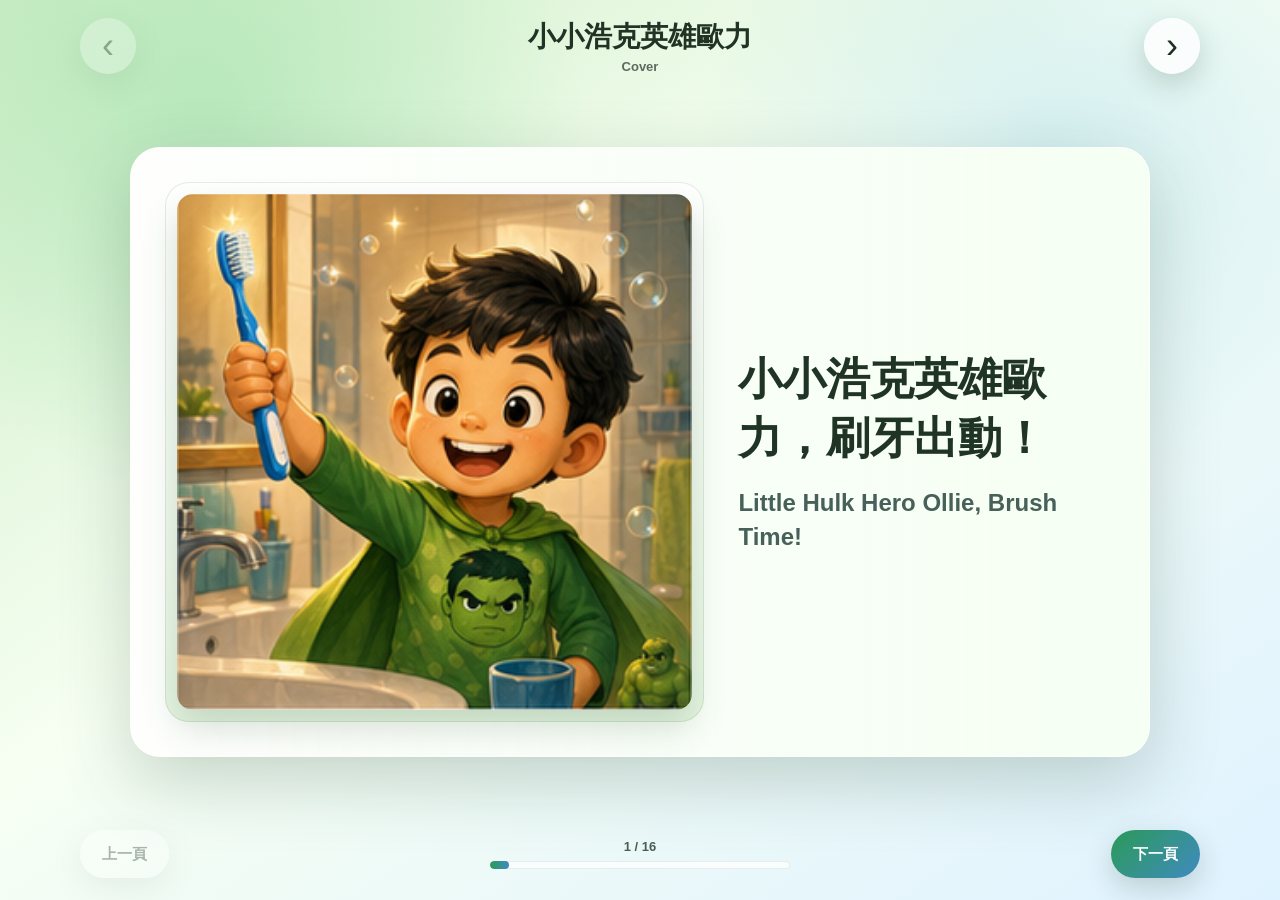
<file: hulk-brush-time/index.html>
<!doctype html>
<html lang="zh-Hant">
  <head>
    <meta charset="utf-8" />
    <meta name="viewport" content="width=device-width, initial-scale=1" />
    <title>小小浩克英雄歐力，刷牙出動！</title>
    <meta
      name="description"
      content="小歐力的雙語超級英雄刷牙繪本。跟著 Ollie 學會保護牙齒、建立刷牙 routine。"
    />
    <meta property="og:type" content="website" />
    <meta property="og:title" content="小小浩克英雄歐力，刷牙出動！" />
    <meta
      property="og:description"
      content="小歐力的雙語超級英雄刷牙繪本。跟著 Ollie 學會保護牙齒、建立刷牙 routine。"
    />
    <meta property="og:image" content="./og-cover.png" />
    <meta property="og:locale" content="zh_TW" />
    <meta name="twitter:card" content="summary_large_image" />
    <meta name="twitter:title" content="小小浩克英雄歐力，刷牙出動！" />
    <meta
      name="twitter:description"
      content="小歐力的雙語超級英雄刷牙繪本。跟著 Ollie 學會保護牙齒、建立刷牙 routine。"
    />
    <meta name="twitter:image" content="./og-cover.png" />
    <link rel="stylesheet" href="./styles.css" />
  </head>
  <body>
    <main class="reader" aria-label="小小浩克英雄歐力 ebook">
      <header class="topbar">
        <button class="icon-button" id="prevTop" type="button" aria-label="上一頁" title="上一頁">‹</button>
        <div class="book-title">
          <span>小小浩克英雄歐力</span>
          <strong id="pageLabel">Cover</strong>
        </div>
        <button class="icon-button" id="nextTop" type="button" aria-label="下一頁" title="下一頁">›</button>
      </header>

      <section class="stage" aria-live="polite">
        <article class="page-card" id="pageCard">
          <div class="art-frame">
            <img id="pageImage" src="./assets/panel_00.png" alt="小歐力站在洗手台前舉著牙刷像浩克小英雄" />
          </div>
          <div class="text-panel">
            <p class="cn" id="cnText">小小浩克英雄歐力，刷牙出動！</p>
            <p class="en" id="enText">Little Hulk Hero Ollie, Brush Time!</p>
          </div>
        </article>
      </section>

      <footer class="controls">
        <button class="nav-button" id="prevBtn" type="button">上一頁</button>
        <div class="progress" aria-label="閱讀進度">
          <span id="pageCount">1 / 16</span>
          <div class="track"><span id="progressBar"></span></div>
        </div>
        <button class="nav-button primary" id="nextBtn" type="button">下一頁</button>
      </footer>
    </main>

    <script src="./app.js"></script>
  </body>
</html>
</file>
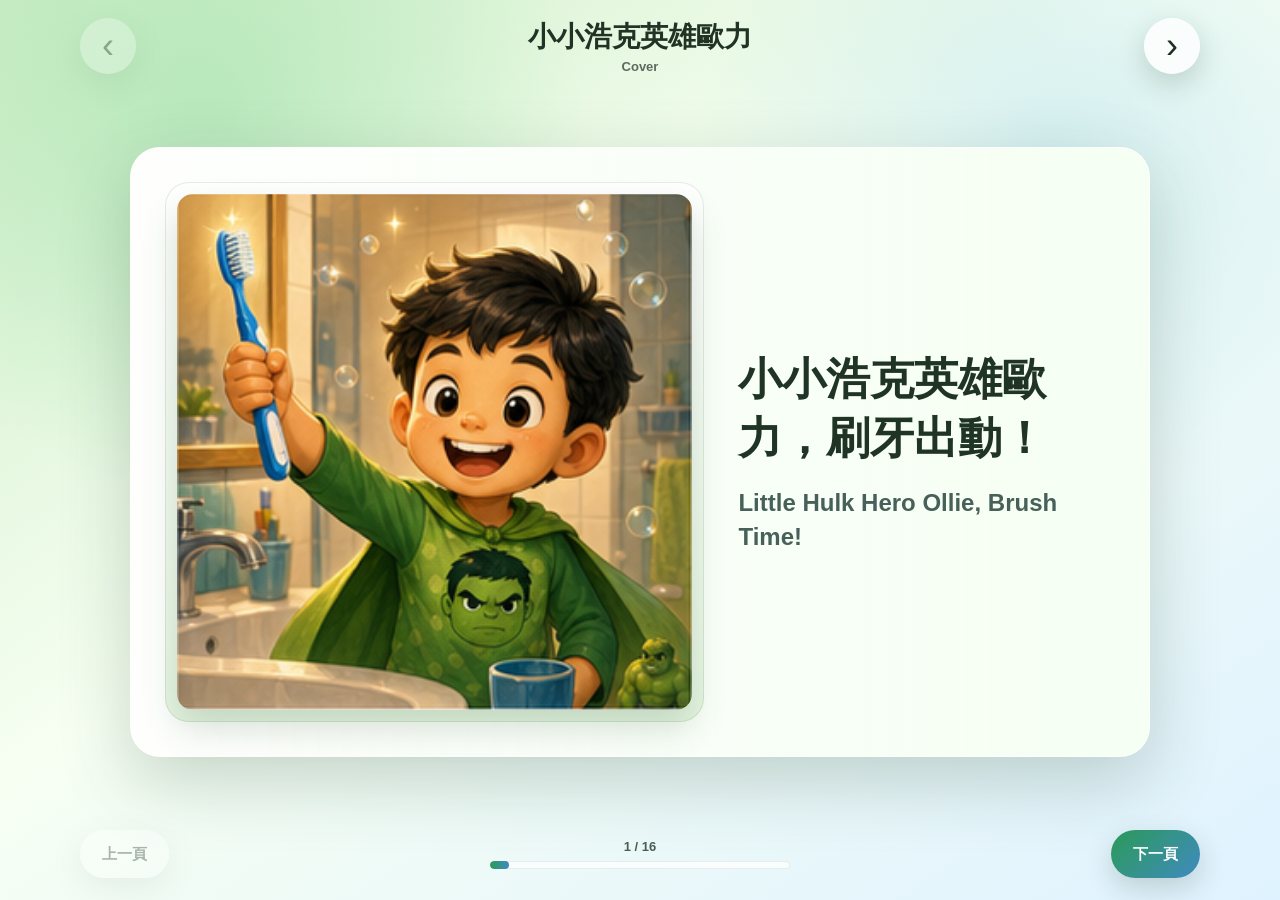
<file: bookshelf/hulk/index.html>
<!doctype html>
<html lang="zh-Hant">
  <head>
    <meta charset="utf-8" />
    <meta name="viewport" content="width=device-width, initial-scale=1" />
    <title>小小浩克英雄歐力，刷牙出動！</title>
    <meta
      name="description"
      content="小歐力的雙語超級英雄刷牙繪本。跟著 Ollie 學會保護牙齒、建立刷牙 routine。"
    />
    <link rel="canonical" href="https://paul060379.github.io/ebooks/bookshelf/hulk/" />
    <meta property="og:type" content="website" />
    <meta property="og:title" content="小小浩克英雄歐力，刷牙出動！" />
    <meta property="og:url" content="https://paul060379.github.io/ebooks/bookshelf/hulk/" />
    <meta
      property="og:description"
      content="小歐力的雙語超級英雄刷牙繪本。跟著 Ollie 學會保護牙齒、建立刷牙 routine。"
    />
    <meta property="og:image" content="https://paul060379.github.io/ebooks/bookshelf/hulk/og-cover.png" />
    <meta property="og:locale" content="zh_TW" />
    <meta name="twitter:card" content="summary_large_image" />
    <meta name="twitter:title" content="小小浩克英雄歐力，刷牙出動！" />
    <meta
      name="twitter:description"
      content="小歐力的雙語超級英雄刷牙繪本。跟著 Ollie 學會保護牙齒、建立刷牙 routine。"
    />
    <meta name="twitter:image" content="https://paul060379.github.io/ebooks/bookshelf/hulk/og-cover.png" />
    <link rel="stylesheet" href="./styles.css" />
  </head>
  <body>
    <main class="reader" aria-label="小小浩克英雄歐力 ebook">
      <header class="topbar">
        <button class="icon-button" id="prevTop" type="button" aria-label="上一頁" title="上一頁">‹</button>
        <div class="book-title">
          <span>小小浩克英雄歐力</span>
          <strong id="pageLabel">Cover</strong>
        </div>
        <button class="icon-button" id="nextTop" type="button" aria-label="下一頁" title="下一頁">›</button>
      </header>

      <section class="stage" aria-live="polite">
        <article class="page-card" id="pageCard">
          <div class="art-frame">
            <img id="pageImage" src="./assets/panel_00.png" alt="小歐力站在洗手台前舉著牙刷像浩克小英雄" />
          </div>
          <div class="text-panel">
            <p class="cn" id="cnText">小小浩克英雄歐力，刷牙出動！</p>
            <p class="en" id="enText">Little Hulk Hero Ollie, Brush Time!</p>
          </div>
        </article>
      </section>

      <footer class="controls">
        <button class="nav-button" id="prevBtn" type="button">上一頁</button>
        <div class="progress" aria-label="閱讀進度">
          <span id="pageCount">1 / 16</span>
          <div class="track"><span id="progressBar"></span></div>
        </div>
        <button class="nav-button primary" id="nextBtn" type="button">下一頁</button>
      </footer>
    </main>

    <script src="./app.js"></script>
  </body>
</html>
</file>
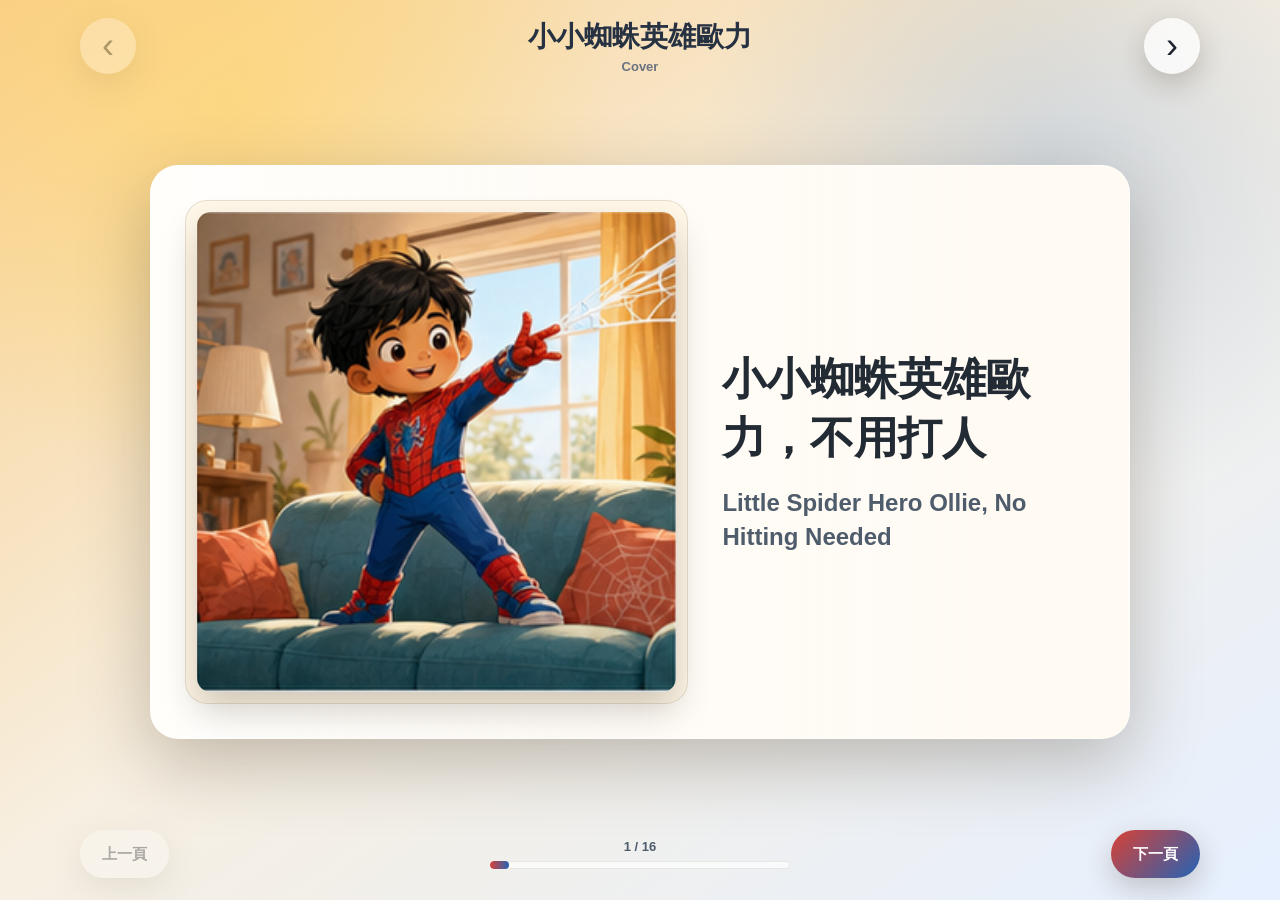
<file: bookshelf/spider/index.html>
<!doctype html>
<html lang="zh-Hant">
  <head>
    <meta charset="utf-8" />
    <meta name="viewport" content="width=device-width, initial-scale=1" />
    <title>小小蜘蛛英雄歐力，不用打人</title>
    <meta
      name="description"
      content="小歐力的雙語超級英雄繪本。跟著 Ollie 學會停一下、深呼吸、說出感受。"
    />
    <link rel="canonical" href="https://paul060379.github.io/ebooks/bookshelf/spider/" />
    <meta property="og:type" content="website" />
    <meta property="og:title" content="小小蜘蛛英雄歐力，不用打人" />
    <meta property="og:url" content="https://paul060379.github.io/ebooks/bookshelf/spider/" />
    <meta
      property="og:description"
      content="小歐力的雙語超級英雄繪本。跟著 Ollie 學會停一下、深呼吸、說出感受。"
    />
    <meta property="og:image" content="https://paul060379.github.io/ebooks/bookshelf/spider/og-cover.png" />
    <meta property="og:locale" content="zh_TW" />
    <meta name="twitter:card" content="summary_large_image" />
    <meta name="twitter:title" content="小小蜘蛛英雄歐力，不用打人" />
    <meta
      name="twitter:description"
      content="小歐力的雙語超級英雄繪本。跟著 Ollie 學會停一下、深呼吸、說出感受。"
    />
    <meta name="twitter:image" content="https://paul060379.github.io/ebooks/bookshelf/spider/og-cover.png" />
    <link rel="stylesheet" href="./styles.css" />
  </head>
  <body>
    <main class="reader" aria-label="小小蜘蛛英雄歐力 ebook">
      <header class="topbar">
        <button class="icon-button" id="prevTop" type="button" aria-label="上一頁" title="上一頁">‹</button>
        <div class="book-title">
          <span>小小蜘蛛英雄歐力</span>
          <strong id="pageLabel">Cover</strong>
        </div>
        <button class="icon-button" id="nextTop" type="button" aria-label="下一頁" title="下一頁">›</button>
      </header>

      <section class="stage" aria-live="polite">
        <article class="page-card" id="pageCard">
          <div class="art-frame">
            <img id="pageImage" src="./assets/panel_00.png" alt="小歐力站在沙發上擺出蜘蛛小英雄姿勢" />
          </div>
          <div class="text-panel">
            <p class="cn" id="cnText">小小蜘蛛英雄歐力，不用打人</p>
            <p class="en" id="enText">Little Spider Hero Ollie, No Hitting Needed</p>
          </div>
        </article>
      </section>

      <footer class="controls">
        <button class="nav-button" id="prevBtn" type="button">上一頁</button>
        <div class="progress" aria-label="閱讀進度">
          <span id="pageCount">1 / 16</span>
          <div class="track"><span id="progressBar"></span></div>
        </div>
        <button class="nav-button primary" id="nextBtn" type="button">下一頁</button>
      </footer>
    </main>

    <script src="./app.js"></script>
  </body>
</html>
</file>
<file: hulk-brush-time/styles.css>
:root {
  --ink: #1f2d23;
  --muted: #5b6b61;
  --paper: #f8fff5;
  --paper-deep: #dff3d7;
  --accent: #2c9b59;
  --accent-blue: #3f8abf;
  --accent-dark: #1f7b45;
  --shadow: rgba(35, 67, 39, 0.2);
}

* {
  box-sizing: border-box;
}

html,
body {
  min-height: 100%;
}

body {
  margin: 0;
  color: var(--ink);
  font-family: "Avenir Next", "PingFang TC", "Noto Sans TC", sans-serif;
  background:
    radial-gradient(circle at 16% 12%, rgba(167, 227, 176, 0.68), transparent 24rem),
    radial-gradient(circle at 82% 16%, rgba(100, 188, 231, 0.22), transparent 22rem),
    linear-gradient(145deg, #cfeec7 0%, #f7fff3 44%, #dff2ff 100%);
}

.reader {
  min-height: 100vh;
  display: grid;
  grid-template-rows: auto 1fr auto;
  gap: 18px;
  padding: 18px clamp(14px, 3vw, 38px) 22px;
}

.topbar,
.controls {
  width: min(1120px, 100%);
  margin: 0 auto;
  display: grid;
  grid-template-columns: 56px 1fr 56px;
  align-items: center;
  gap: 14px;
}

.book-title {
  text-align: center;
  display: grid;
  gap: 3px;
}

.book-title span {
  font-size: clamp(18px, 3vw, 28px);
  font-weight: 800;
  color: #203325;
}

.book-title strong {
  color: var(--muted);
  font-size: 13px;
}

.icon-button,
.nav-button {
  border: 0;
  cursor: pointer;
  color: var(--ink);
  background: rgba(255, 255, 255, 0.82);
  box-shadow: 0 10px 28px var(--shadow);
  transition: transform 160ms ease, background 160ms ease, opacity 160ms ease;
}

.icon-button {
  width: 56px;
  height: 56px;
  border-radius: 50%;
  font-size: 36px;
  line-height: 1;
}

.nav-button {
  min-height: 48px;
  border-radius: 999px;
  padding: 0 22px;
  font-weight: 800;
  font-size: 15px;
}

.nav-button.primary {
  color: white;
  background: linear-gradient(135deg, var(--accent), var(--accent-blue));
}

.icon-button:hover,
.nav-button:hover {
  transform: translateY(-1px);
  background: white;
}

.nav-button.primary:hover {
  background: linear-gradient(135deg, var(--accent-dark), #2d78af);
}

button:disabled {
  opacity: 0.35;
  cursor: default;
  transform: none;
}

.stage {
  display: grid;
  place-items: center;
  width: 100%;
}

.page-card {
  width: min(1020px, 100%);
  display: grid;
  grid-template-columns: minmax(300px, 1.06fr) minmax(250px, 0.74fr);
  gap: clamp(16px, 3vw, 34px);
  align-items: center;
  padding: clamp(18px, 3vw, 34px);
  border-radius: 30px;
  background:
    linear-gradient(90deg, rgba(255, 255, 255, 0.8), rgba(245, 255, 243, 0.96)),
    var(--paper);
  box-shadow: 0 24px 70px rgba(33, 67, 39, 0.22);
  border: 1px solid rgba(255, 255, 255, 0.74);
}

.page-card.turning {
  animation: pageTurn 240ms ease both;
}

.art-frame {
  aspect-ratio: 1;
  padding: 12px;
  border-radius: 24px;
  background:
    linear-gradient(180deg, rgba(255, 255, 255, 0.85), rgba(228, 245, 223, 0.9));
  box-shadow: inset 0 0 0 1px rgba(58, 101, 62, 0.12);
}

.art-frame img {
  width: 100%;
  height: 100%;
  display: block;
  object-fit: cover;
  border-radius: 16px;
  box-shadow: 0 18px 35px rgba(40, 77, 45, 0.18);
}

.text-panel {
  display: grid;
  gap: 18px;
  align-content: center;
}

.cn,
.en {
  margin: 0;
}

.cn {
  font-size: clamp(28px, 4.5vw, 44px);
  line-height: 1.35;
  font-weight: 850;
  color: #203425;
  white-space: pre-line;
}

.en {
  font-size: clamp(17px, 2.1vw, 24px);
  line-height: 1.45;
  color: #47605a;
  font-weight: 650;
  white-space: pre-line;
}

.controls {
  grid-template-columns: minmax(88px, auto) minmax(160px, 1fr) minmax(88px, auto);
}

.progress {
  display: grid;
  gap: 7px;
  align-items: center;
  justify-items: center;
  color: #4a6153;
  font-size: 13px;
  font-weight: 800;
}

.track {
  width: min(300px, 100%);
  height: 8px;
  border-radius: 999px;
  background: rgba(255, 255, 255, 0.72);
  overflow: hidden;
  box-shadow: inset 0 0 0 1px rgba(68, 96, 72, 0.1);
}

.track span {
  display: block;
  width: 0%;
  height: 100%;
  border-radius: inherit;
  background: linear-gradient(90deg, var(--accent), var(--accent-blue));
  transition: width 180ms ease;
}

@keyframes pageTurn {
  from {
    opacity: 0.78;
    transform: translateY(6px) scale(0.992);
  }
  to {
    opacity: 1;
    transform: translateY(0) scale(1);
  }
}

@media (max-width: 820px) {
  .reader {
    gap: 12px;
    padding: 12px;
  }

  .topbar {
    grid-template-columns: 44px 1fr 44px;
    gap: 8px;
  }

  .icon-button {
    width: 44px;
    height: 44px;
    font-size: 30px;
  }

  .page-card {
    grid-template-columns: 1fr;
    gap: 14px;
    border-radius: 22px;
    padding: 14px;
  }

  .art-frame {
    padding: 8px;
    border-radius: 18px;
  }

  .art-frame img {
    border-radius: 12px;
  }

  .text-panel {
    gap: 10px;
    text-align: center;
    padding: 2px 6px 8px;
  }

  .controls {
    grid-template-columns: 1fr;
    gap: 10px;
  }

  .nav-button {
    width: 100%;
  }

  .track {
    width: 100%;
  }
}
</file>
<file: bookshelf/hulk/styles.css>
:root {
  --ink: #1f2d23;
  --muted: #5b6b61;
  --paper: #f8fff5;
  --paper-deep: #dff3d7;
  --accent: #2c9b59;
  --accent-blue: #3f8abf;
  --accent-dark: #1f7b45;
  --shadow: rgba(35, 67, 39, 0.2);
}

* {
  box-sizing: border-box;
}

html,
body {
  min-height: 100%;
}

body {
  margin: 0;
  color: var(--ink);
  font-family: "Avenir Next", "PingFang TC", "Noto Sans TC", sans-serif;
  background:
    radial-gradient(circle at 16% 12%, rgba(167, 227, 176, 0.68), transparent 24rem),
    radial-gradient(circle at 82% 16%, rgba(100, 188, 231, 0.22), transparent 22rem),
    linear-gradient(145deg, #cfeec7 0%, #f7fff3 44%, #dff2ff 100%);
}

.reader {
  min-height: 100vh;
  display: grid;
  grid-template-rows: auto 1fr auto;
  gap: 18px;
  padding: 18px clamp(14px, 3vw, 38px) 22px;
}

.topbar,
.controls {
  width: min(1120px, 100%);
  margin: 0 auto;
  display: grid;
  grid-template-columns: 56px 1fr 56px;
  align-items: center;
  gap: 14px;
}

.book-title {
  text-align: center;
  display: grid;
  gap: 3px;
}

.book-title span {
  font-size: clamp(18px, 3vw, 28px);
  font-weight: 800;
  color: #203325;
}

.book-title strong {
  color: var(--muted);
  font-size: 13px;
}

.icon-button,
.nav-button {
  border: 0;
  cursor: pointer;
  color: var(--ink);
  background: rgba(255, 255, 255, 0.82);
  box-shadow: 0 10px 28px var(--shadow);
  transition: transform 160ms ease, background 160ms ease, opacity 160ms ease;
}

.icon-button {
  width: 56px;
  height: 56px;
  border-radius: 50%;
  font-size: 36px;
  line-height: 1;
}

.nav-button {
  min-height: 48px;
  border-radius: 999px;
  padding: 0 22px;
  font-weight: 800;
  font-size: 15px;
}

.nav-button.primary {
  color: white;
  background: linear-gradient(135deg, var(--accent), var(--accent-blue));
}

.icon-button:hover,
.nav-button:hover {
  transform: translateY(-1px);
  background: white;
}

.nav-button.primary:hover {
  background: linear-gradient(135deg, var(--accent-dark), #2d78af);
}

button:disabled {
  opacity: 0.35;
  cursor: default;
  transform: none;
}

.stage {
  display: grid;
  place-items: center;
  width: 100%;
}

.page-card {
  width: min(1020px, 100%);
  display: grid;
  grid-template-columns: minmax(300px, 1.06fr) minmax(250px, 0.74fr);
  gap: clamp(16px, 3vw, 34px);
  align-items: center;
  padding: clamp(18px, 3vw, 34px);
  border-radius: 30px;
  background:
    linear-gradient(90deg, rgba(255, 255, 255, 0.8), rgba(245, 255, 243, 0.96)),
    var(--paper);
  box-shadow: 0 24px 70px rgba(33, 67, 39, 0.22);
  border: 1px solid rgba(255, 255, 255, 0.74);
}

.page-card.turning {
  animation: pageTurn 240ms ease both;
}

.art-frame {
  aspect-ratio: 1;
  padding: 12px;
  border-radius: 24px;
  background:
    linear-gradient(180deg, rgba(255, 255, 255, 0.85), rgba(228, 245, 223, 0.9));
  box-shadow: inset 0 0 0 1px rgba(58, 101, 62, 0.12);
}

.art-frame img {
  width: 100%;
  height: 100%;
  display: block;
  object-fit: cover;
  border-radius: 16px;
  box-shadow: 0 18px 35px rgba(40, 77, 45, 0.18);
}

.text-panel {
  display: grid;
  gap: 18px;
  align-content: center;
}

.cn,
.en {
  margin: 0;
}

.cn {
  font-size: clamp(28px, 4.5vw, 44px);
  line-height: 1.35;
  font-weight: 850;
  color: #203425;
  white-space: pre-line;
}

.en {
  font-size: clamp(17px, 2.1vw, 24px);
  line-height: 1.45;
  color: #47605a;
  font-weight: 650;
  white-space: pre-line;
}

.controls {
  grid-template-columns: minmax(88px, auto) minmax(160px, 1fr) minmax(88px, auto);
}

.progress {
  display: grid;
  gap: 7px;
  align-items: center;
  justify-items: center;
  color: #4a6153;
  font-size: 13px;
  font-weight: 800;
}

.track {
  width: min(300px, 100%);
  height: 8px;
  border-radius: 999px;
  background: rgba(255, 255, 255, 0.72);
  overflow: hidden;
  box-shadow: inset 0 0 0 1px rgba(68, 96, 72, 0.1);
}

.track span {
  display: block;
  width: 0%;
  height: 100%;
  border-radius: inherit;
  background: linear-gradient(90deg, var(--accent), var(--accent-blue));
  transition: width 180ms ease;
}

@keyframes pageTurn {
  from {
    opacity: 0.78;
    transform: translateY(6px) scale(0.992);
  }
  to {
    opacity: 1;
    transform: translateY(0) scale(1);
  }
}

@media (max-width: 820px) {
  .reader {
    gap: 12px;
    padding: 12px;
  }

  .topbar {
    grid-template-columns: 44px 1fr 44px;
    gap: 8px;
  }

  .icon-button {
    width: 44px;
    height: 44px;
    font-size: 30px;
  }

  .page-card {
    grid-template-columns: 1fr;
    gap: 14px;
    border-radius: 22px;
    padding: 14px;
  }

  .art-frame {
    padding: 8px;
    border-radius: 18px;
  }

  .art-frame img {
    border-radius: 12px;
  }

  .text-panel {
    gap: 10px;
    text-align: center;
    padding: 2px 6px 8px;
  }

  .controls {
    grid-template-columns: 1fr;
    gap: 10px;
  }

  .nav-button {
    width: 100%;
  }

  .track {
    width: 100%;
  }
}
</file>
<file: bookshelf/spider/styles.css>
:root {
  --ink: #1f2430;
  --muted: #6b7280;
  --paper: #fffaf2;
  --paper-deep: #f5dfbd;
  --accent: #d94135;
  --accent-blue: #2463b6;
  --shadow: rgba(55, 36, 18, 0.22);
}

* {
  box-sizing: border-box;
}

html,
body {
  min-height: 100%;
}

body {
  margin: 0;
  color: var(--ink);
  font-family: "Avenir Next", "PingFang TC", "Noto Sans TC", sans-serif;
  background:
    radial-gradient(circle at 18% 12%, rgba(255, 214, 102, 0.55), transparent 24rem),
    radial-gradient(circle at 82% 18%, rgba(61, 118, 196, 0.2), transparent 22rem),
    linear-gradient(145deg, #f9cf8b 0%, #f7efe1 48%, #e6f0ff 100%);
}

.reader {
  min-height: 100vh;
  display: grid;
  grid-template-rows: auto 1fr auto;
  gap: 18px;
  padding: 18px clamp(14px, 3vw, 38px) 22px;
}

.topbar,
.controls {
  width: min(1120px, 100%);
  margin: 0 auto;
  display: grid;
  grid-template-columns: 56px 1fr 56px;
  align-items: center;
  gap: 14px;
}

.book-title {
  text-align: center;
  display: grid;
  gap: 3px;
}

.book-title span {
  font-size: clamp(18px, 3vw, 28px);
  font-weight: 800;
  color: #263142;
}

.book-title strong {
  color: var(--muted);
  font-size: 13px;
  letter-spacing: 0;
}

.icon-button,
.nav-button {
  border: 0;
  cursor: pointer;
  color: var(--ink);
  background: rgba(255, 255, 255, 0.78);
  box-shadow: 0 10px 28px var(--shadow);
  transition: transform 160ms ease, background 160ms ease, opacity 160ms ease;
}

.icon-button {
  width: 56px;
  height: 56px;
  border-radius: 50%;
  font-size: 36px;
  line-height: 1;
}

.nav-button {
  min-height: 48px;
  border-radius: 999px;
  padding: 0 22px;
  font-weight: 800;
  font-size: 15px;
}

.nav-button.primary {
  color: white;
  background: linear-gradient(135deg, var(--accent), var(--accent-blue));
}

.icon-button:hover,
.nav-button:hover {
  transform: translateY(-1px);
  background: white;
}

.nav-button.primary:hover {
  background: linear-gradient(135deg, #c6372d, #1f58a3);
}

button:disabled {
  opacity: 0.35;
  cursor: default;
  transform: none;
}

.stage {
  display: grid;
  place-items: center;
  width: 100%;
}

.page-card {
  width: min(980px, 100%);
  display: grid;
  grid-template-columns: minmax(280px, 1fr) minmax(260px, 0.74fr);
  gap: clamp(16px, 3vw, 34px);
  align-items: center;
  padding: clamp(18px, 3vw, 34px);
  border-radius: 28px;
  background:
    linear-gradient(90deg, rgba(255, 255, 255, 0.72), rgba(255, 250, 242, 0.95)),
    var(--paper);
  box-shadow: 0 24px 70px rgba(59, 42, 23, 0.28);
  border: 1px solid rgba(255, 255, 255, 0.72);
}

.page-card.turning {
  animation: pageTurn 240ms ease both;
}

.art-frame {
  aspect-ratio: 1;
  padding: 12px;
  border-radius: 22px;
  background: #fff7e8;
  box-shadow: inset 0 0 0 1px rgba(94, 64, 31, 0.14);
}

.art-frame img {
  width: 100%;
  height: 100%;
  display: block;
  object-fit: cover;
  border-radius: 14px;
  box-shadow: 0 18px 35px rgba(50, 35, 20, 0.22);
}

.text-panel {
  display: grid;
  gap: 18px;
  align-content: center;
}

.cn,
.en {
  margin: 0;
}

.cn {
  font-size: clamp(28px, 4.5vw, 44px);
  line-height: 1.35;
  font-weight: 850;
  color: #222a34;
}

.en {
  font-size: clamp(17px, 2.1vw, 24px);
  line-height: 1.45;
  color: #4f5c6c;
  font-weight: 650;
}

.controls {
  grid-template-columns: minmax(88px, auto) minmax(160px, 1fr) minmax(88px, auto);
}

.progress {
  display: grid;
  gap: 7px;
  align-items: center;
  justify-items: center;
  color: #4f5c6c;
  font-size: 13px;
  font-weight: 800;
}

.track {
  width: min(300px, 100%);
  height: 8px;
  border-radius: 999px;
  background: rgba(255, 255, 255, 0.68);
  overflow: hidden;
  box-shadow: inset 0 0 0 1px rgba(80, 60, 34, 0.1);
}

.track span {
  display: block;
  width: 0%;
  height: 100%;
  border-radius: inherit;
  background: linear-gradient(90deg, var(--accent), var(--accent-blue));
  transition: width 180ms ease;
}

@keyframes pageTurn {
  from {
    opacity: 0.78;
    transform: translateY(6px) scale(0.992);
  }
  to {
    opacity: 1;
    transform: translateY(0) scale(1);
  }
}

@media (max-width: 760px) {
  .reader {
    gap: 12px;
    padding: 12px;
  }

  .topbar {
    grid-template-columns: 44px 1fr 44px;
    gap: 8px;
  }

  .icon-button {
    width: 44px;
    height: 44px;
    font-size: 30px;
  }

  .page-card {
    grid-template-columns: 1fr;
    gap: 14px;
    border-radius: 20px;
    padding: 14px;
  }

  .art-frame {
    padding: 8px;
    border-radius: 16px;
  }

  .art-frame img {
    border-radius: 11px;
  }

  .text-panel {
    gap: 10px;
    text-align: center;
    padding: 2px 6px 8px;
  }

  .cn {
    font-size: clamp(23px, 8vw, 34px);
  }

  .en {
    font-size: clamp(15px, 4.5vw, 20px);
  }

  .controls {
    grid-template-columns: 1fr 1.2fr 1fr;
    gap: 8px;
  }

  .nav-button {
    min-height: 44px;
    padding: 0 12px;
    font-size: 14px;
  }
}
</file>
